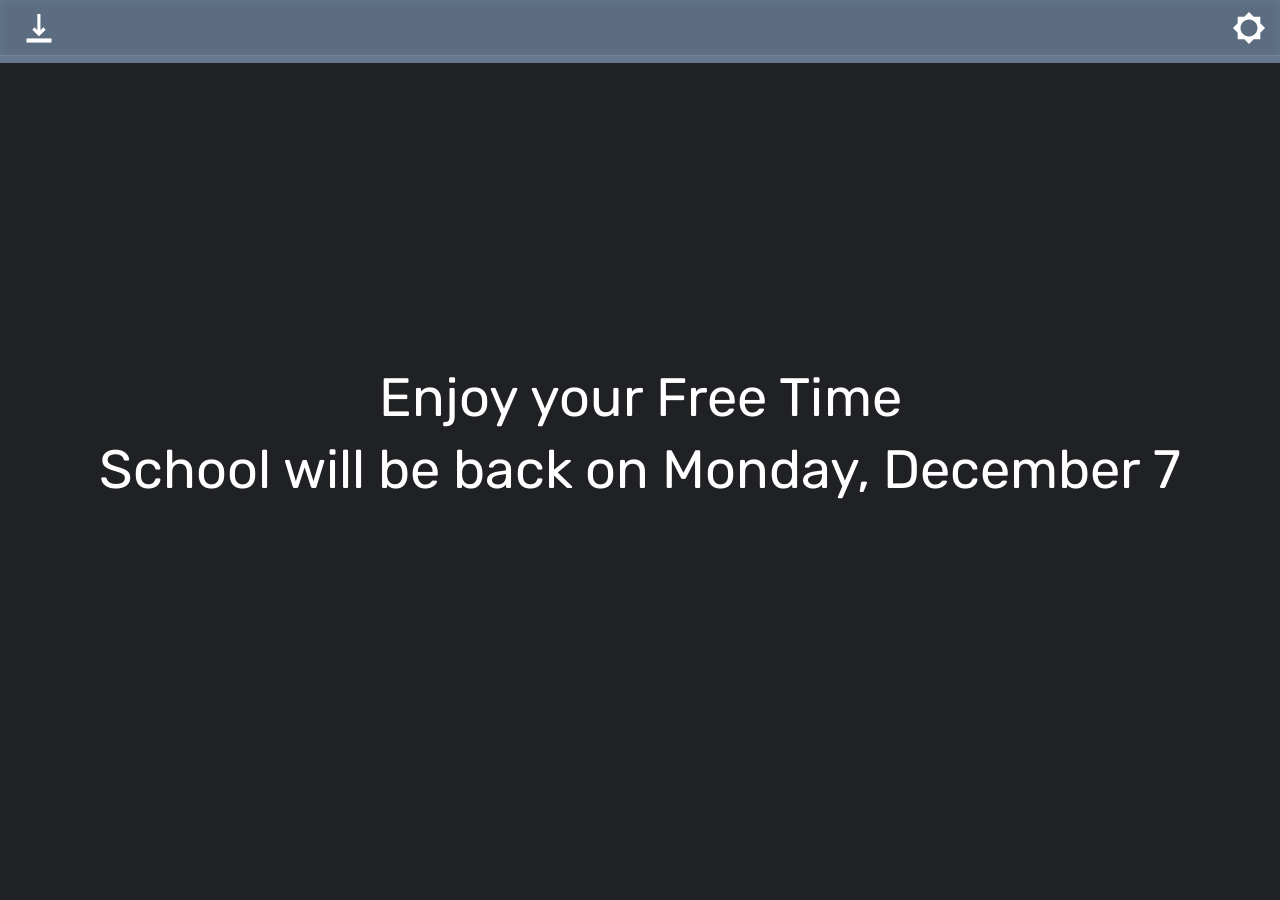
<file: index.html>
<html lang="en">
    <head>
    <meta charset="UTF-8">
    <title id="title">Work pls</title>
    <link rel="icon" href="icons/icon.svg">
    <link href="Scripts/fonts.css" rel="stylesheet" type="text/css">
    <link href="Scripts/theme.css" rel="stylesheet" type="text/css">
    <link href="Scripts/style.css?v=20260924" rel="stylesheet" type="text/css">
    <link id="customFont" href="https://fonts.googleapis.com/css?family=Roboto" rel="stylesheet">
    <style id="customFontCSS"></style>
    <style id="imported-fonts"></style>
<body class="dark" style="transition-duration: 350ms;">
    <div id="count-down" style="display: none;">
        <p id="count-text">0:00:00 until the year is over</p>
    </div>
    <div id="settingsMenu">
        <details open>
            <summary class="setText">Schedule</summary>
            <div tabindex="-1" class="settingsContainer">
                <select tabindex="-1" class="settings" id="database-source">
                    <option value="local">Local</option>
                    <option value="global">Global</option>
                </select> <label class="setText">Schedule Data Source</label>
            </div>
            <div class="settingsContainer" tabindex="-1">
                <select id="schedule-selection" class="settings"><option value="">None</option></select>
                <label class="setText">Campus / Grade</label>
            </div>
            <div class="settingsContainer" tabindex="-1">
                <select id="schedule-week-selector" class="settings">
                    <option value="auto">This Week</option>
                </select>
                <label class="setText">Schedule Week</label>
            </div>
            <div class="settingsContainer" tabindex="-1">
                <select id="myDropdown"><option value="">None</option><option value="custom">Custom</option></select><label class="setText">Count Down to Date</label>
            </div>
            <div class="settingsContainer custom-countdown-setting" tabindex="-1">
                <input class="settings" id="custom-countdown-date" type="datetime-local">
                <label class="setText" for="custom-countdown-date">Custom Countdown Date</label>
            </div>
            <div class="settingsContainer custom-countdown-setting" tabindex="-1">
                <input class="settings" id="custom-countdown-label" type="text" placeholder="Countdown Name">
                <label class="setText" for="custom-countdown-label">Custom Countdown Name</label>
            </div>
            <div class="settingsContainer custom-countdown-setting" tabindex="-1">
                <button type="button" id="save-custom-countdown">Save Custom Countdown</button>
                <button type="button" id="clear-custom-countdown">Clear Custom Countdown</button>
            </div>
            <div class="settingsContainer" tabindex="-1">
                <select id="special-day-mode"><option value="">None</option><option value="custom">Custom Special Day</option></select><label class="setText">Add Special Day</label>
            </div>
            <div class="settingsContainer custom-special-day-setting" tabindex="-1">
                <input class="settings" id="custom-special-day-date" type="date">
                <label class="setText" for="custom-special-day-date">Custom Special Day Date</label>
            </div>
            <div class="settingsContainer custom-special-day-setting" tabindex="-1">
                <input class="settings" id="custom-special-day-name" type="text" placeholder="Special Day Name">
                <label class="setText" for="custom-special-day-name">Custom Special Day Name</label>
            </div>
            <div class="settingsContainer custom-special-day-setting" tabindex="-1">
                <button type="button" id="save-custom-special-day">Save Custom Special Day</button>
                <button type="button" id="clear-custom-special-day">Clear Custom Special Day</button>
            </div>
        </details>
        <details open>
            <summary class="setText">Appearance</summary>
            <div class="settingsContainer">
                <input class="settings" tabindex="-1"id="navbarColor" type="color" value="#5c6d81" onfocus="autoUpdNavbar(this)"/> <label class="setText">Navbar Color</label>
            </div>
            <div class="settingsContainer">
                <input class="settings" id="textism" tabindex="-1"type="color" value="#ffffff" onfocus="autoUpdText(this)"/> <label class="setText">Text Color</label>
            </div>
            <div class="settingsContainer">
                <input class="settings" id="countdown-color" tabindex="-1" type="color" value="#ffffff"/> <label class="setText">Countdown Text Color</label>
            </div>
            <div class="settingsContainer">
                <input class="settings" id="countdown-background-color" tabindex="-1" type="color" value="#0086ba"/> <label class="setText">Countdown Background Color</label>
            </div>
            <div class="settingsContainer">
                <input class="settings" tabindex="-1" id="iconcolor" type="color" value="#ffffff" onfocus="autoUpdIconColor(this)"/> <label class="setText">Icon Color</label>
            </div>
            <div class="settingsContainer">
                <input class="settings" tabindex="-1" id="bg" type="color" value="#202124" onfocus="autoUpd(this)"/> <label class="setText">Background Color</label>
            </div>
            <div class="settingsContainer" tabindex="-1">
                <select class="settings" tabindex="-1" id="fonts" onchange="changeFont(this)">
                <option class="optionSettings Default"><p>Default</p></option>
                <option class="optionSettings Hylian"><p>Hylian</p></option>
                <option class="optionSettings Apple"><p>Apple</p></option>
                <option class="optionSettings Mason"><p>Mason</p></option>
                <option class="optionSettings Kirby"><p>Kirby</p></option>
                <option class="optionSettings GameboySmall"><p>Gameboy</p></option>
                <option class="optionSettings LOTR" style="font-size: unset !important;"><p>LOTR</p></option>
                <option class="optionSettings Minecraft"><p>Minecraft</p></option>
                <option style="font-family: 'Unknown';" class="optionSettings"><p>Unknown</p></option>
                <option class="optionSettings" style="font-family: 'Enchanting';"><p>Enchanting</p></option>
                <option class="optionSettings Demon"><p>Demon</p></option>
                <option class="optionSettings CookieMonster"><p>CookieMonster</p></option>
                <option class="optionSettings OnePiece"><p>OnePiece</p></option>
                <option class="optionSettings BlackOps"><p>BlackOps</p></option>
                <option class="optionSettings Sankofa"><p>Sankofa</p></option>
                <option class="optionSettings Knight"><p>Knight</p></option>
                <option class="optionSettings Google"><p>Google</p></option>
                <option class="optionSettings SilkScreen"><p>SilkScreen</p></option>
                <option class="optionSettings Micro5"><p>Micro5</p></option>
                <option class="optionSettings Monoton"><p>Monoton</p></option>
                <option class="optionSettings Circular"><p>Circular</p></option>
                <option class="optionSettings Wingding"><p>Wingding</p></option>
                <option class="optionSettings Navy"><p>Navy</p></option>
                <option class="optionSettings Knee"><p>Knee</p></option>
            </select>  <label class="setText">Font Style</label>
        </div>
            <div class="settingsContainer" tabindex="-1">
                <select class="settings" tabindex="-1" id="fx" onchange="changeFX(this)">
                    <option class="optionSettings Mason">None</option>
                    <option class="optionSettings Mason">Daniella</option>
                    <option class="optionSettings Mason">Christmas</option>
                </select>  <label class="setText">Custom FX</label>
            </div>
            <div tabindex="-1" class="settingsContainer">
                <select tabindex="-1"  class="settings" id="presets" onchange="changePreset(this)">
                <option class="optionSettings Mason">None</option>
                <option class="optionSettings Mason">Christmas</option> 
                <option class="optionSettings Mason">Thanksgiving</option>
                <option class="optionSettings Mason">Daniella</option> 
                <option class="optionSettings Mason">Cranberry</option> 
                <option class="optionSettings Mason">EthanRe</option> 
                <option class="optionSettings Mason">Coolest</option> 
                <option class="optionSettings Mason">Christopher</option> 
                <option class="optionSettings Mason">Isaiah</option> 
                <option class="optionSettings Mason">EnchantingTable</option> 
                <option class="optionSettings Mason">Jack</option> 
                <option class="optionSettings Mason">WRX-STI</option>
                <option class="optionSettings Mason">Moto</option> 
                <option class="optionSettings Mason">Mason</option> 
                <option class="optionSettings Mason">Borton</option> 
                <option class="optionSettings Mason">The G.O.A.T</option> 
                <option class="optionSettings Mason">Goat Edit</option> 
                <option class="optionSettings Mason">Massive</option> 
                <option class="optionSettings Mason">Skibidi</option> 
                <option class="optionSettings Mason">ThickOfIt</option> 
                <option class="optionSettings Mason">KneeSurgery</option> 
                <option class="optionSettings Mason">Cyrus</option> 
                <option class="optionSettings Mason">Navy</option>
                <option class="optionSettings Mason">JordanN</option> 
                <option class="optionSettings Mason">Subnautica</option> 
                <option class="optionSettings Mason">Kenzie</option> 
                <option class="optionSettings Mason">Paige</option> 
                <option class="optionSettings Mason">Peanuts</option> 
                <option class="optionSettings Mason">RX-7</option> 
                <option class="optionSettings Mason">Bill</option> 
                <option class="optionSettings Mason">Tales</option> 
                
                </select>
                <label class="setText">Presets</label>
            </div>

            <div tabindex="-1" class="settingsContainer">
                <select id="timeControls" class="settings" title="Changes which time renderer the site should use, defaults to 'Classic' Milliseconds will return after spirit week" onchange="changeTimeControl(this)">
                <option value="Classic" title="Displays regular times, very consistant">Classic</option>
                <option value="Milliseconds" title="Displays milliseconds, can be volitile">Milliseconds</option>
                </select> <label class="setText">Time Controller</label>
            </div>
            <div tabindex="-1" class="settingsContainer">
                <button tabindex="-1" onclick="downloadCST()">Download CST</button>
            </div>
            <div tabindex="-1" class="settingsContainer">
                <button tabindex="-1" onclick="clearBGImg()">Clear Image</button>
            </div>
            <div tabindex="-1" class="settingsContainer">
                <button tabindex="-1" onclick="clearFonts()">Clear Saved Fonts</button>
            </div>
            <div tabindex="-1" class="settingsContainer">
                <input tabindex="-1" type="checkbox" id="span" value="false"><label class="setText">Use Spanish</label>
            </div>
            <div tabindex="-1" class="settingsContainer">
                <input tabindex="-1" id="navbar-opacity" type="range" min="0" step=".01" max="1" value="1" onfocus="updateNbOp(this)" onblur="cancelUpdateNbOp()" onchange="saveNavbarOpacity(this)"><label class="setText">Navbar Opacity</label>
            </div>
            <div tabindex="-1" class="settingsContainer">
                <button tabindex="-1" type="button" onclick="resetSettings()">Reset Settings</button>
            </div>
        </details>
        <details open>
            <summary class="setText">Background Image</summary>
            <div class="settingsContainer">
                <div class="file-input-control">
                    <input class="settings" tabindex="-1" id="bg-img" type="file" accept="image/*" onchange="updateBGImage(this)"/>
                    <label class="file-input-button" for="bg-img">Choose File</label>
                    <button type="button" class="clear-file-button" data-clear-file="bg-img" aria-label="Clear selected background image" title="Clear selected background image" hidden>X</button>
                    <span class="file-input-name" data-empty-file-text="No ALT Background Image Selected">No ALT Background Image Selected</span>
                    <span id="bg-image-status" class="file-upload-status" role="status" aria-live="polite" hidden></span>
                </div>
            </div>
            <div tabindex="-1" class="settingsContainer" title="Change how the background image fits the page">
                <select tabindex="-1" id="sizing" class="settings" onchange="changeSizingStyle(this)">
                    <option class="Mason" title="Fill the entire screen no matter if the image actually fits">Cover</option>
                    <option class="Mason" title="Fit the image so it doesn't go too far in any direction">Contain</option>
                    <option class="Mason" title="Set a custom Image Size">Custom</option>
                </select> <label class="setText">  Background Image Sizing</label>
            </div>
            <div tabindex="-1" class="settingsContainer" title="Change the size" id="custom-position">
                <input type="range" min="1" max="100" step="1" id="value-x" onchange="changeCustomSize(this)"> <label>Custom Width</label> <br>
            </div>
            <div tabindex="-1" class="settingsContainer" title="Change how the background image repeats">
                <select tabindex="-1" id="repeating" class="settings" onchange="changeRepeatStyle(this)">
                    <option class="Mason" value="no-repeat" title="Don't repeat the image">No-Repeat</option>
                    <option class="Mason" value="repeat-x" title="Repeat the image across the width">Repeat-X</option>
                    <option class="Mason" value="repeat-y" title="Repeat the image across the height">Repeat-Y</option>
                    <option class="Mason" value="repeat" title="Repeat the image across both directions">Repeat</option>
                </select> <label class="setText">Background Image Repeating</label>
            </div>
        </details>
        <details open>
            <summary class="setText">Schedule Data</summary>
            <div class="settingsContainer" tabindex="-1">
                <select id="custom-schedule-sheet" class="settings">
                    <option value="mainSchedule">Main Schedule</option>
                    <option value="countdown">Countdown</option>
                    <option value="specialScheduleDays">Special Days</option>
                    <option value="periodText">Period Text</option>
                    <option value="settingTranslations">Spanish Translations</option>
                </select>
                <label class="setText">CSV type to download</label>
            </div>
            <div class="settingsContainer" tabindex="-1">
                <button type="button" id="download-schedule-csv">Download CSV Data</button>
            </div>
            <div class="settingsContainer" tabindex="-1">
                <a class="tutorial-button" href="CSV_Upload_Tutorial.html" target="_blank" rel="noopener">Open CSV Tutorial</a>
            </div>
            <div class="settingsContainer" tabindex="-1">
                <div class="file-input-control">
                    <input id="custom-schedule-file" type="file" accept=".csv,text/csv" class="settings" multiple>
                    <label class="file-input-button" for="custom-schedule-file">Choose CSV Files</label>
                    <button type="button" class="clear-file-button" data-clear-file="custom-schedule-file" aria-label="Clear selected schedule file" title="Clear selected schedule file" hidden>X</button>
                    <span class="file-input-name" data-empty-file-text="No Schedule CSV Selected">No Schedule CSV Selected</span>
                    <span id="schedule-upload-status" class="file-upload-status" role="status" aria-live="polite" hidden></span>
                </div>
            </div>
        </details>
        </div>
    </div>
    <div class="navbar" id="navbarspace"></div>
        <div class="navbar" id="navbar">
            <div class="icon" id="import-box">
                <img id="import" class="s-icon" onclick="importFont()" src="icons/import.svg">
            </div>
        <svg class="icon darkmode" id="allsun" xmlns="http://www.w3.org/2000/svg" viewBox="0 0 24 24">
            <path d="M0 0h24v24H0z" fill="none"></path>
            <path id="sunrays" d="M20 15.31L23.31 12 20 8.69V4h-4.69L12 .69 8.69 4H4v4.69L.69 12 4 15.31V20h4.69L12 23.31 15.31 20H20v-4.69zM12 18c-3.31 0-6-2.69-6-6s2.69-6 6-6 6 2.69 6 6-2.69 6-6 6z" style="transition-duration: 350ms;"></path>
        </svg>
    </div>
    <div id="sub-console"></div>
    <div id="content">
        <video id="video" loop preload="none">
            <source id="source" src="Videos/charlie brown.mp4">
        </video>
        <div id="schedule">
            <div id="prompt" data-before="You have" data-after="Until 1st period starts" onclick="">5</div>
        </div>
        <div class="material-symbols-rounded" id="fullscreen">fullscreen</div>
        <div id="iframes"></div>
        <div id="text-input"></div>
        <div class="container"></div>
        <div id="input" contenteditable="true"></div>
    </div>
    <footer>
        <a href="">Nothing</a>
        <a href="" versetoblooket="">Works</a>
        <a href="">Down</a>
        <a href="">Here</a>
        <a href="">Quote Book</a>
        <span>2022 Henry Getz</span>
    </footer>
        <script src="Scripts/googleSheets.js"></script>
    <script src="Scripts/testClock.js"></script>
    <script src="Scripts/mainSchedule.js?v=20260925-uploadtypes10"></script>
    <script src="Scripts/hscript.js"></script>
    <script src="Scripts/CountDown.js" defer></script>
    <script defer src="Scripts/script.js?v=20260924"></script>
    <script src="Scripts/font-import.js"></script>
    <script src="Scripts/files.js"></script>
    <script src="Scripts/cstParser.js"></script>
    <script src="Scripts/timeControls.js" defer></script>
    <script src="Scripts/countdownDropdown.js"></script>
    <script src="Scripts/nextClass.js"></script>
</body></html>
</file>
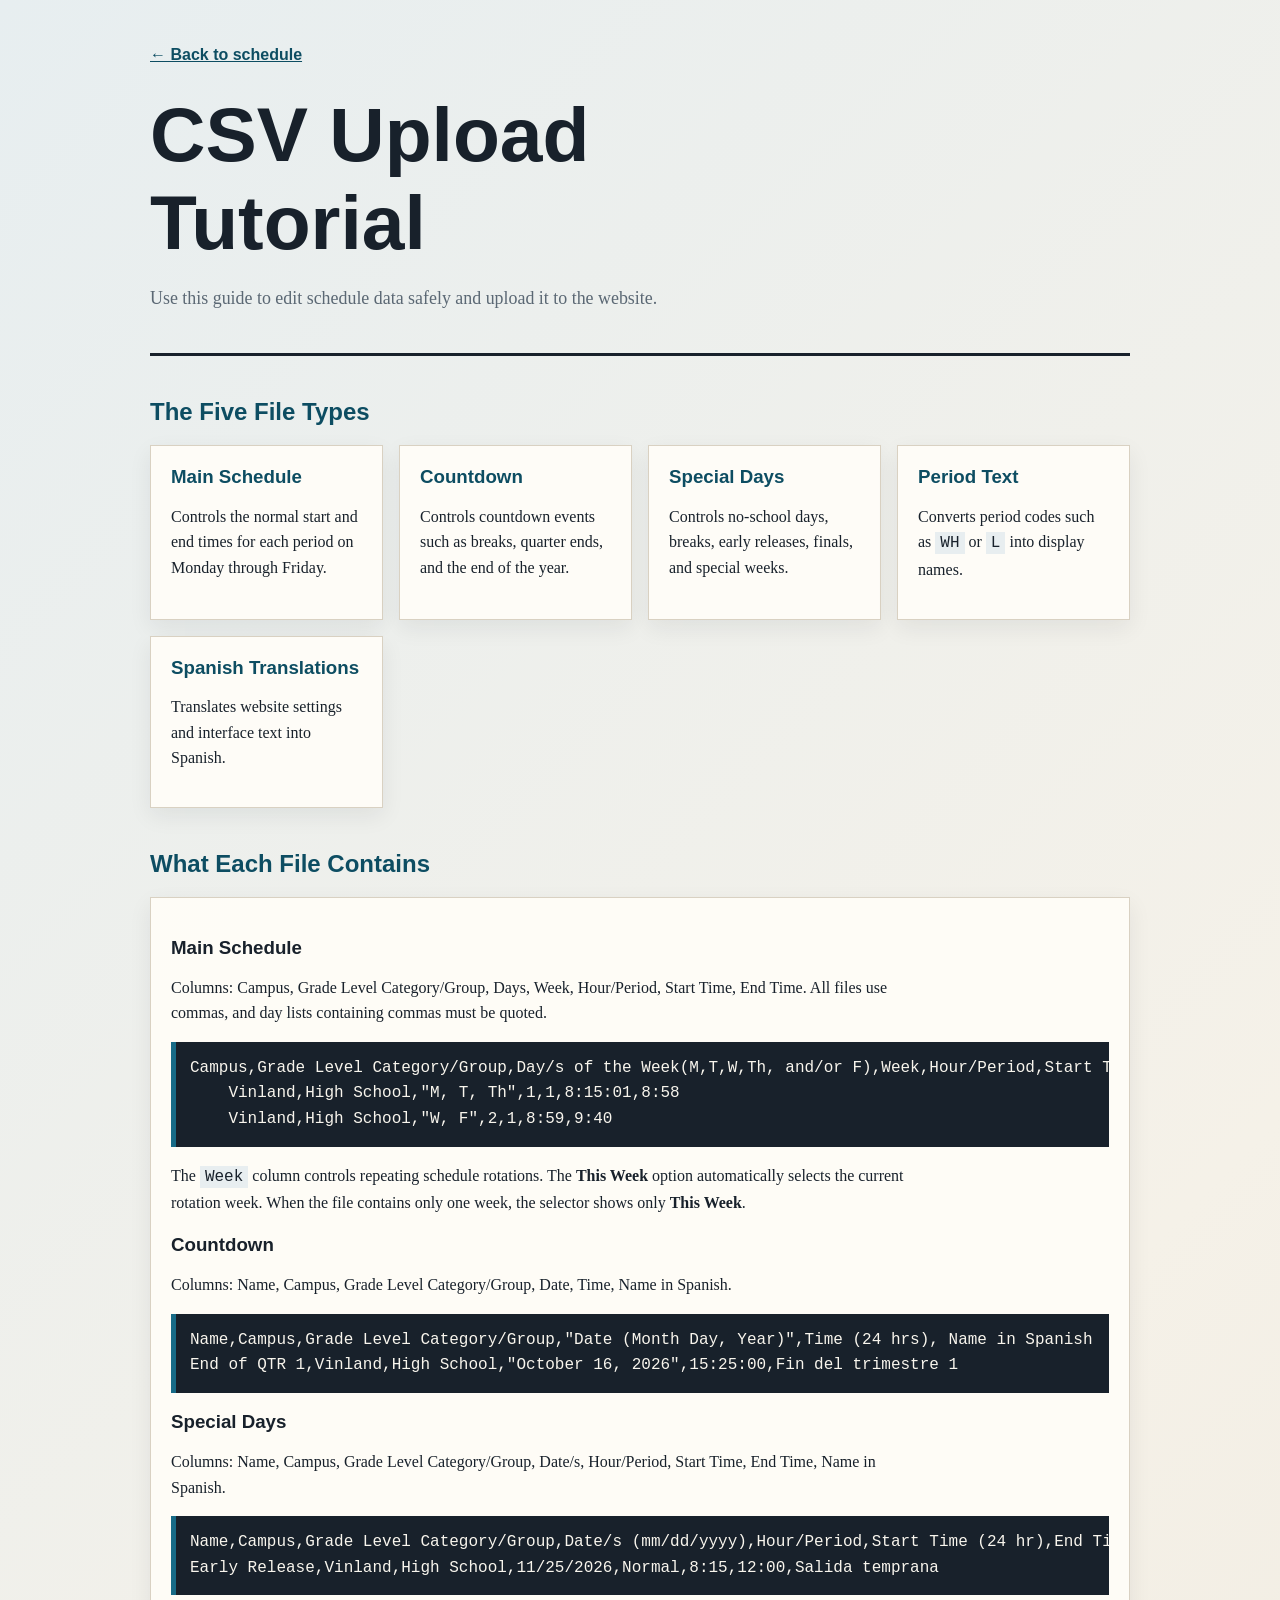
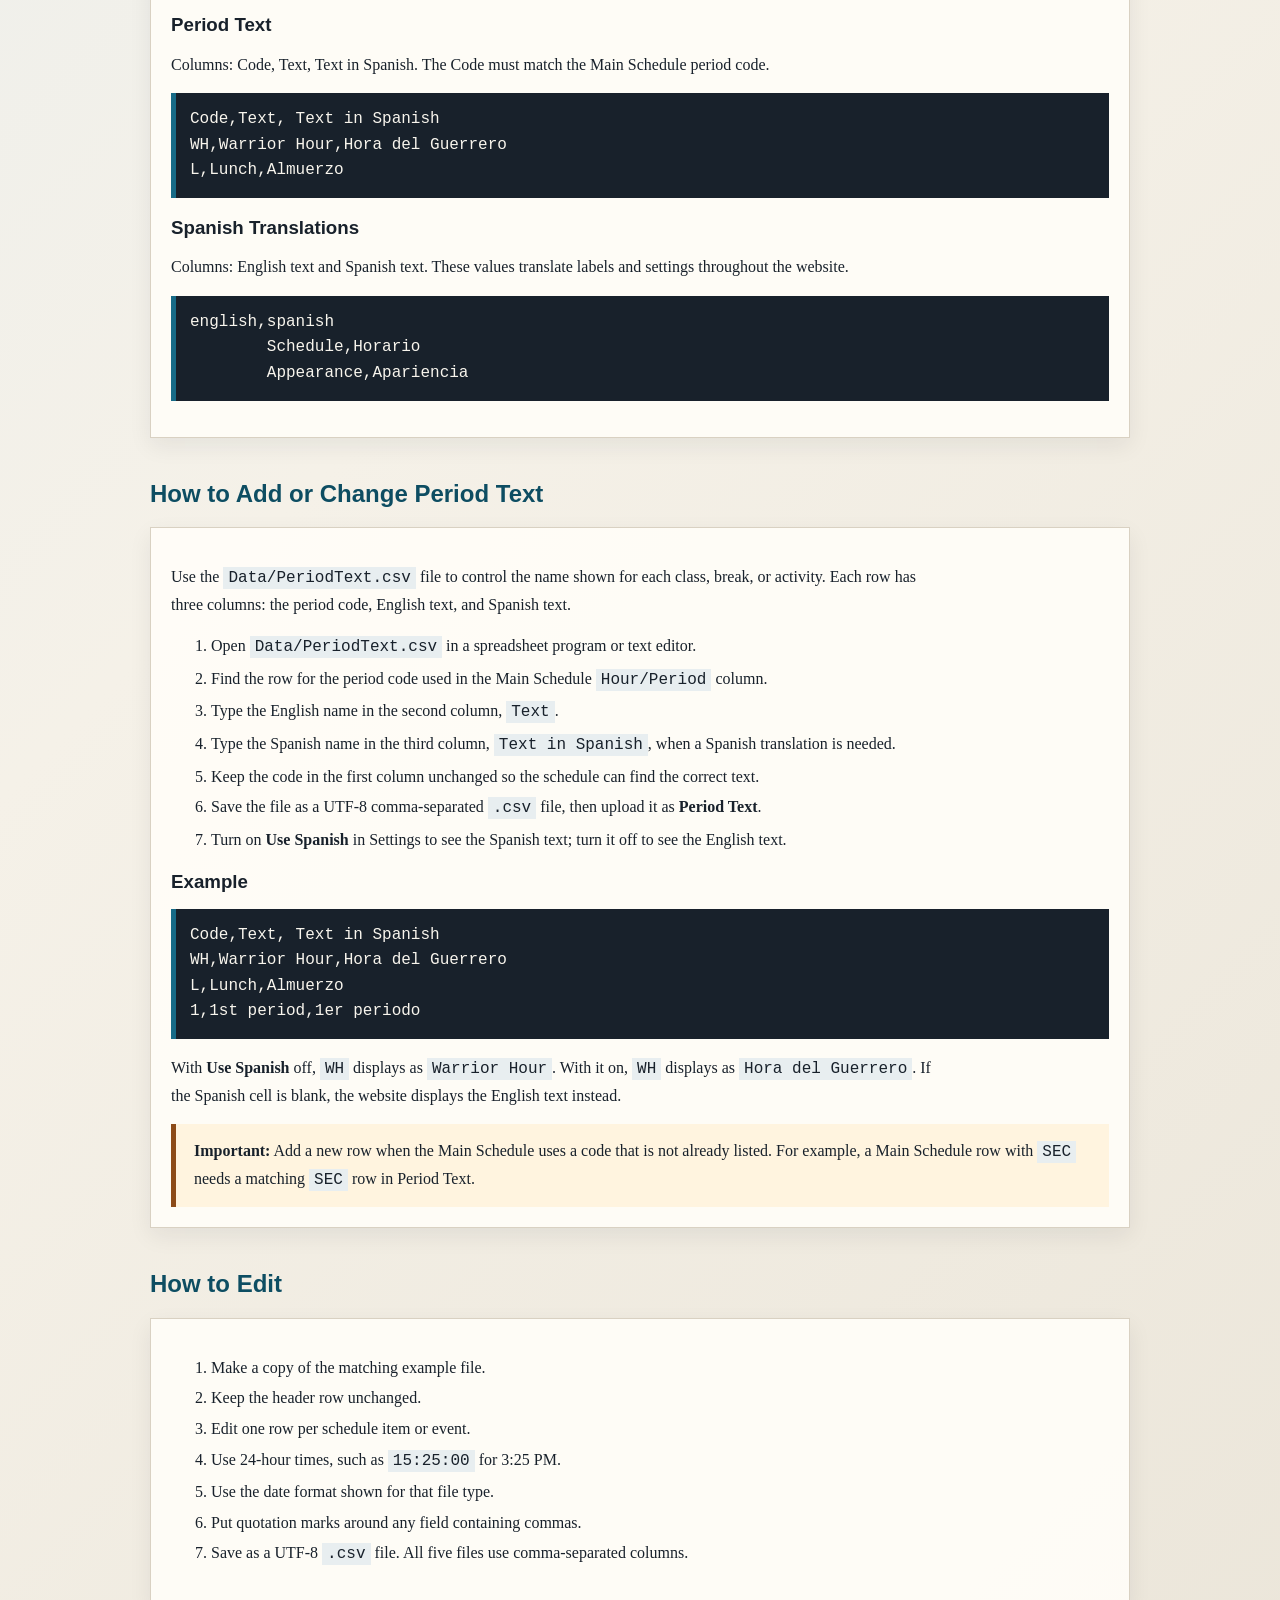
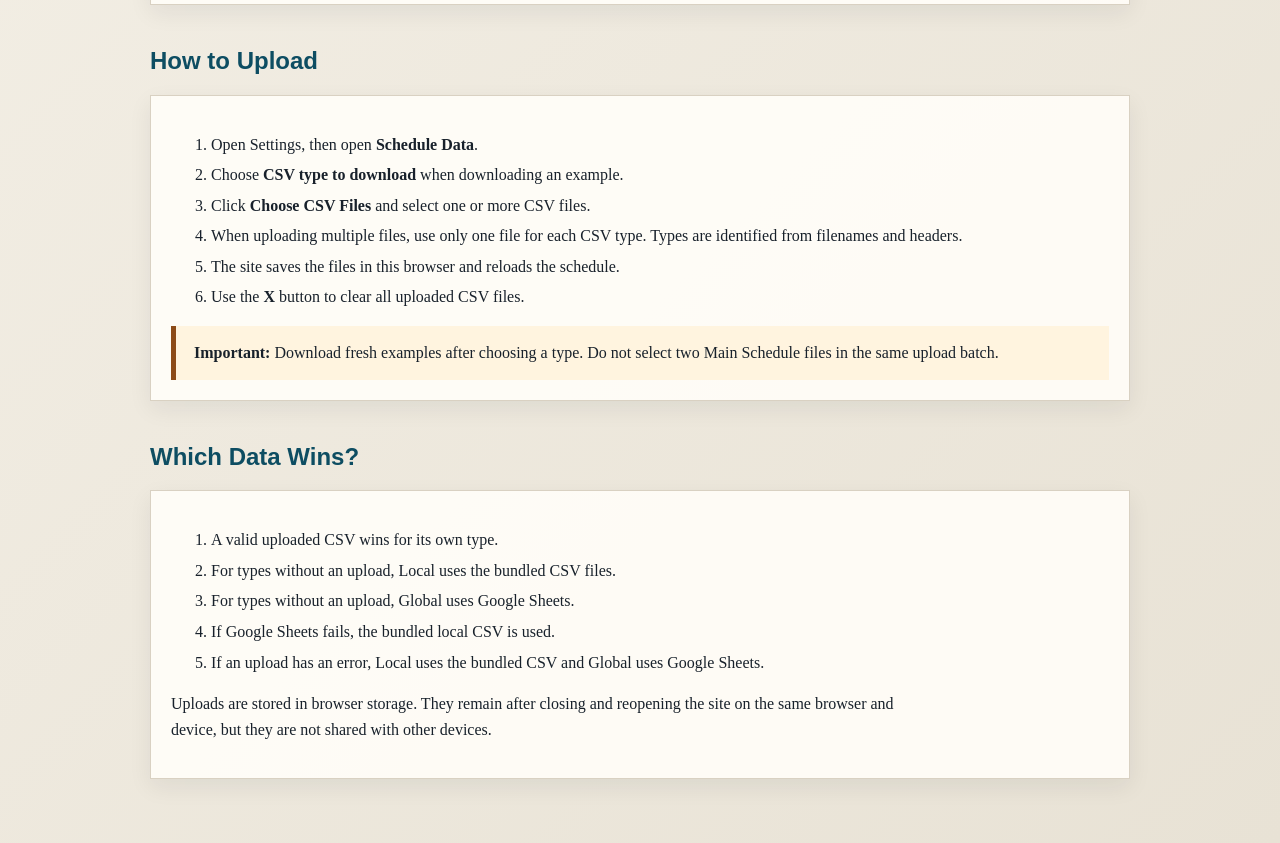
<file: CSV_Upload_Tutorial.html>
<!doctype html>
<html lang="en">
<head>
    <meta charset="UTF-8">
    <meta name="viewport" content="width=device-width, initial-scale=1">
    <title>CSV Upload Tutorial</title>
    <style>
        :root {
            --ink: #18212b;
            --muted: #5b6874;
            --paper: #f5f1e8;
            --panel: #fffdf8;
            --line: #d9d1c2;
            --accent: #176b87;
            --accent-dark: #0d4d62;
            --warning: #8c4b18;
        }
        * { box-sizing: border-box; }
        body {
            margin: 0;
            color: var(--ink);
            background: linear-gradient(135deg, #e7eef0, var(--paper) 45%, #e8e2d5);
            font: 16px/1.6 Georgia, "Times New Roman", serif;
        }
        main { width: min(980px, calc(100% - 32px)); margin: 0 auto; padding: 42px 0 64px; }
        header { border-bottom: 3px solid var(--ink); margin-bottom: 28px; padding-bottom: 22px; }
        h1, h2, h3 { line-height: 1.15; font-family: "Trebuchet MS", Verdana, sans-serif; }
        h1 { max-width: 720px; margin: 0 0 10px; font-size: clamp(2.2rem, 6vw, 4.8rem); letter-spacing: 0; }
        h2 { margin-top: 42px; color: var(--accent-dark); }
        h3 { margin-bottom: 6px; }
        p { max-width: 760px; }
        .lead { color: var(--muted); font-size: 1.12rem; }
        .grid { display: grid; grid-template-columns: repeat(auto-fit, minmax(220px, 1fr)); gap: 16px; }
        section, .card { background: color-mix(in srgb, var(--panel) 92%, transparent); border: 1px solid var(--line); padding: 20px; box-shadow: 0 8px 22px rgba(24, 33, 43, .07); }
        .card h3 { margin-top: 0; color: var(--accent-dark); }
        code, pre { font-family: Consolas, "Courier New", monospace; }
        code { background: #e8eef0; padding: 2px 5px; }
        pre { overflow-x: auto; padding: 14px; background: #18212b; color: #f8f5ed; border-left: 5px solid var(--accent); }
        li { margin: 5px 0; }
        .notice { border-left: 5px solid var(--warning); background: #fff4df; padding: 14px 18px; }
        .back { display: inline-block; margin-bottom: 22px; color: var(--accent-dark); font-family: "Trebuchet MS", Verdana, sans-serif; font-weight: bold; }
        @media (max-width: 600px) {
            body { font-size: 16px; line-height: 1.55; }
            main { width: min(100% - 24px, 980px); padding: 20px 0 42px; }
            header { margin-bottom: 24px; padding-bottom: 18px; }
            h1 { font-size: clamp(2.25rem, 12vw, 3.25rem); }
            h2 { margin: 32px 0 14px; font-size: 1.55rem; }
            h3 { font-size: 1.1rem; }
            .lead { margin-bottom: 0; font-size: 1.05rem; }
            .grid { gap: 12px; }
            section, .card { padding: 16px; box-shadow: 0 5px 14px rgba(24, 33, 43, .06); }
            section > :first-child { margin-top: 0; }
            section > :last-child { margin-bottom: 0; }
            pre {
                margin: 12px -2px 22px;
                padding: 12px;
                border-left-width: 4px;
                border-radius: 4px;
                font-size: 0.75rem;
                line-height: 1.45;
                -webkit-overflow-scrolling: touch;
            }
            ol { padding-left: 1.35rem; }
            li { margin: 8px 0; }
            .notice { margin-top: 18px; padding: 12px 14px; }
            .back { margin-bottom: 18px; }
        }
    </style>
</head>
<body>
<main>
    <a class="back" href="index.html">&#8592; Back to schedule</a>
    <header>
        <h1>CSV Upload Tutorial</h1>
        <p class="lead">Use this guide to edit schedule data safely and upload it to the website.</p>
    </header>

    <h2>The Five File Types</h2>
    <div class="grid">
        <article class="card"><h3>Main Schedule</h3><p>Controls the normal start and end times for each period on Monday through Friday.</p></article>
        <article class="card"><h3>Countdown</h3><p>Controls countdown events such as breaks, quarter ends, and the end of the year.</p></article>
        <article class="card"><h3>Special Days</h3><p>Controls no-school days, breaks, early releases, finals, and special weeks.</p></article>
        <article class="card"><h3>Period Text</h3><p>Converts period codes such as <code>WH</code> or <code>L</code> into display names.</p></article>
        <article class="card"><h3>Spanish Translations</h3><p>Translates website settings and interface text into Spanish.</p></article>
    </div>

    <h2>What Each File Contains</h2>
    <section>
        <h3>Main Schedule</h3>
        <p>Columns: Campus, Grade Level Category/Group, Days, Week, Hour/Period, Start Time, End Time. All files use commas, and day lists containing commas must be quoted.</p>
        <pre>Campus,Grade Level Category/Group,Day/s of the Week(M,T,W,Th, and/or F),Week,Hour/Period,Start Time (24 hr),End Time (24 hr)
    Vinland,High School,"M, T, Th",1,1,8:15:01,8:58
    Vinland,High School,"W, F",2,1,8:59,9:40</pre>
        <p>The <code>Week</code> column controls repeating schedule rotations. The <strong>This Week</strong> option automatically selects the current rotation week. When the file contains only one week, the selector shows only <strong>This Week</strong>.</p>

        <h3>Countdown</h3>
        <p>Columns: Name, Campus, Grade Level Category/Group, Date, Time, Name in Spanish.</p>
        <pre>Name,Campus,Grade Level Category/Group,"Date (Month Day, Year)",Time (24 hrs), Name in Spanish
End of QTR 1,Vinland,High School,"October 16, 2026",15:25:00,Fin del trimestre 1</pre>

        <h3>Special Days</h3>
        <p>Columns: Name, Campus, Grade Level Category/Group, Date/s, Hour/Period, Start Time, End Time, Name in Spanish.</p>
        <pre>Name,Campus,Grade Level Category/Group,Date/s (mm/dd/yyyy),Hour/Period,Start Time (24 hr),End Time (24 hr), Name in Spanish
Early Release,Vinland,High School,11/25/2026,Normal,8:15,12:00,Salida temprana</pre>

        <h3>Period Text</h3>
        <p>Columns: Code, Text, Text in Spanish. The Code must match the Main Schedule period code.</p>
        <pre>Code,Text, Text in Spanish
WH,Warrior Hour,Hora del Guerrero
L,Lunch,Almuerzo</pre>
            <h3>Spanish Translations</h3>
            <p>Columns: English text and Spanish text. These values translate labels and settings throughout the website.</p>
            <pre>english,spanish
        Schedule,Horario
        Appearance,Apariencia</pre>
    </section>

    <h2>How to Add or Change Period Text</h2>
    <section>
        <p>Use the <code>Data/PeriodText.csv</code> file to control the name shown for each class, break, or activity. Each row has three columns: the period code, English text, and Spanish text.</p>
        <ol>
            <li>Open <code>Data/PeriodText.csv</code> in a spreadsheet program or text editor.</li>
            <li>Find the row for the period code used in the Main Schedule <code>Hour/Period</code> column.</li>
            <li>Type the English name in the second column, <code>Text</code>.</li>
            <li>Type the Spanish name in the third column, <code>Text in Spanish</code>, when a Spanish translation is needed.</li>
            <li>Keep the code in the first column unchanged so the schedule can find the correct text.</li>
            <li>Save the file as a UTF-8 comma-separated <code>.csv</code> file, then upload it as <strong>Period Text</strong>.</li>
            <li>Turn on <strong>Use Spanish</strong> in Settings to see the Spanish text; turn it off to see the English text.</li>
        </ol>
        <h3>Example</h3>
        <pre>Code,Text, Text in Spanish
WH,Warrior Hour,Hora del Guerrero
L,Lunch,Almuerzo
1,1st period,1er periodo</pre>
        <p>With <strong>Use Spanish</strong> off, <code>WH</code> displays as <code>Warrior Hour</code>. With it on, <code>WH</code> displays as <code>Hora del Guerrero</code>. If the Spanish cell is blank, the website displays the English text instead.</p>
        <div class="notice"><strong>Important:</strong> Add a new row when the Main Schedule uses a code that is not already listed. For example, a Main Schedule row with <code>SEC</code> needs a matching <code>SEC</code> row in Period Text.</div>
    </section>

    <h2>How to Edit</h2>
    <section>
        <ol>
            <li>Make a copy of the matching example file.</li>
            <li>Keep the header row unchanged.</li>
            <li>Edit one row per schedule item or event.</li>
            <li>Use 24-hour times, such as <code>15:25:00</code> for 3:25 PM.</li>
            <li>Use the date format shown for that file type.</li>
            <li>Put quotation marks around any field containing commas.</li>
            <li>Save as a UTF-8 <code>.csv</code> file. All five files use comma-separated columns.</li>
        </ol>
    </section>

    <h2>How to Upload</h2>
    <section>
        <ol>
            <li>Open Settings, then open <strong>Schedule Data</strong>.</li>
            <li>Choose <strong>CSV type to download</strong> when downloading an example.</li>
            <li>Click <strong>Choose CSV Files</strong> and select one or more CSV files.</li>
            <li>When uploading multiple files, use only one file for each CSV type. Types are identified from filenames and headers.</li>
            <li>The site saves the files in this browser and reloads the schedule.</li>
            <li>Use the <strong>X</strong> button to clear all uploaded CSV files.</li>
        </ol>
        <div class="notice"><strong>Important:</strong> Download fresh examples after choosing a type. Do not select two Main Schedule files in the same upload batch.</div>
    </section>

    <h2>Which Data Wins?</h2>
    <section>
        <ol>
            <li>A valid uploaded CSV wins for its own type.</li>
            <li>For types without an upload, Local uses the bundled CSV files.</li>
            <li>For types without an upload, Global uses Google Sheets.</li>
            <li>If Google Sheets fails, the bundled local CSV is used.</li>
            <li>If an upload has an error, Local uses the bundled CSV and Global uses Google Sheets.</li>
        </ol>
        <p>Uploads are stored in browser storage. They remain after closing and reopening the site on the same browser and device, but they are not shared with other devices.</p>
    </section>
</main>
</body>
</html>
</file>
<file: Scripts/fonts.css>
@font-face {
    font-family: "Rubik";
    src: url('../fonts/Rubik-Italic-VariableFont_wght.ttf') format('truetype');
    font-style: italic;
}

@font-face {
    font-family: "Rubik";
    src: url('../fonts/Rubik-VariableFont_wght.ttf') format('truetype');
    font-weight: normal;
}
/*
@font-face {
    font-family: "Lobster";
    src: url('../static/fonts/Lobster-Regular.ttf') format('truetype');
}

@font-face {
    font-family: "Amatic";
    src: url('../static/fonts/AmaticSC-Regular.ttf') format('truetype');
    font-weight: normal;
}

@font-face {
    font-family: "Amatic";
    src: url('../static/fonts/AmaticSC-Bold.ttf') format('truetype');
    font-weight: bold;
}

@font-face {
    font-family: "Abril Fatface";
    src: url('../static/fonts/AbrilFatface-Regular.ttf') format('truetype');
}
*/
@font-face {
    font-family: "Bebas Neue";
    src: url('../fonts/BebasNeue-Regular.ttf') format('truetype');
}
@font-face {
    font-family: "Default";
    src: url('../fonts/BebasNeue-Regular.ttf') format('truetype');
}
@font-face {
    font-family: "Hylian";
    src: url('../fonts/ZeldaGlyphs-v2-Deco.ttf') format('truetype');
}
@font-face {
    font-family: "Mason";
    src: url('../fonts/IBMPlexMono-SemiBold.ttf')
}
@font-face {
    font-family: "Kirby";
    src: url('../fonts/kirby-classic.ttf')
}
@font-face {
    font-family: "Minecraft";
    src: url('../fonts/MinecraftRegular-Bmg3.otf')
}
@font-face {
    font-family: "Unknown";
    src: url('../fonts/Unown.ttf')
}
@font-face {
    font-family: "Enchanting";
    src: url('../fonts/minecraft-enchantment.ttf')
}
@font-face {
    font-family: "Gameboy";
    src: url('../fonts/PokemonGb-RAeo.ttf')
}
@font-face {
    font-family: "LOTR";
    src: url("../fonts/Aelfa-mlam.ttf")
}
@font-face {
    font-family: "Demon";
    src: url('../fonts/BloodCrow-GdXg.ttf');
}
@font-face {
    font-family: "OnePiece";
    src: url('../fonts/OnePiece-zAqL.ttf');
}
@font-face {
    font-family: "Apple";
    src: url("../fonts/apple.woff");
}
@font-face {
    font-family: "CookieMonster";
    src: url("../fonts/Blacktinbox-oGoA.ttf");
}

@font-face {
    font-family: "BlackOps";
    src: url("../fonts/BlackOps.ttf");
}
@font-face {
    font-family: "Sankofa";
    src: url("../fonts/SankofaDisplay-Regular.ttf");
}
@font-face {
    font-family: "Knight";
    src: url("../fonts/KnightFont.ttf");
}
@font-face {
    font-family: "Google";
    src: url("../fonts/GoogleFont.ttf");
}
@font-face {
    font-family: "SilkScreen";
    src: url("../fonts/Silkscreen-Regular.ttf");
}
@font-face {
    font-family: "Micro5";
    src: url("../fonts/Micro5-Regular.ttf");
}
@font-face {
    font-family: "Monoton";
    src: url("../fonts/Monoton.ttf");
}
@font-face {
    font-family: 'Circular';
    src: url("../fonts/FlowCircular-Regular.ttf");
}
@font-face {
    font-family: 'Wingding';
    src: url("../fonts/wingding.ttf");
}
@font-face {
    font-family: "Navy";
    src: url("../fonts/BabelStoneMaritime.ttf");
}
@font-face {
    font-family: 'Christmas';
    src: url('../fonts/MerryChristmasColorRegular-ELxn.ttf');
}
@font-face {
    font-family: 'Knee';
    src: url('../fonts/VinaSans-Regular.ttf');
}
@font-face {
    font-family: "Borton";
    src: url('../fonts/TimesNewRoman.ttf');
}
/*
@font-face {
    font-family: "Cabin Sketch";
    src: url('../static/fonts/CabinSketch-Bold.ttf') format('truetype');
    font-weight: bold;
}

@font-face {
    font-family: "Cabin Sketch";
    src: url('../static/fonts/CabinSketch-Regular.ttf') format('truetype');
    font-weight: normal;
}

@font-face {
    font-family: "Fredoka One";
    src: url('../static/fonts/FredokaOne-Regular.ttf') format('truetype');
}

@font-face {
    font-family: "Readex Pro";
    src: url('../static/fonts/ReadexPro-VariableFont_wght.ttf') format('truetype');
}

@font-face {
    font-family: "Alata";
    src: url('../static/fonts/Alata-Regular.ttf') format('truetype');
}

@font-face {
    font-family: "Bungeee Shade";
    src: url('../static/fonts/BungeeShade-Regular.ttf') format('truetype');
}

@font-face {
    font-family: "Pattaya";
    src: url('../static/fonts/Pattaya-Regular.ttf') format('truetype');
}

@font-face {
    font-family: "Itim";
    src: url('../static/fonts/Itim-Regular.ttf') format('truetype');
}

@font-face {
    font-family: "Kalam";
    src: url('../static/fonts/Kalam-Regular.ttf') format('truetype');
    font-weight: normal;
}

@font-face {
    font-family: "Kalam";
    src: url('../static/fonts/Kalam-Light.ttf') format('truetype');
    font-weight: lighter;
}

@font-face {
    font-family: "Kalam";
    src: url('../static/fonts/Kalam-Bold.ttf') format('truetype');
    font-weight: bold;
    font-style: normal;
}

@font-face {
    font-family: "Cinzel";
    src: url('../static/fonts/Cinzel-VariableFont_wght.ttf') format('truetype');
}

@font-face {
    font-family: "Graduate";
    src: url('../static/fonts/Graduate-Regular.ttf') format('truetype');
}

@font-face {
    font-family: "Fugaz One";
    src: url('../static/fonts/FugazOne-Regular.ttf') format('truetype');
}

@font-face {
    font-family: "Black Ops";
    src: url('../static/fonts/BlackOpsOne-Regular.ttf') format('truetype');
}

@font-face {
    font-family: "Lobster Two";
    src: url('../static/fonts/LobsterTwo-Regular.ttf') format('truetype');
    font-weight: normal;
    font-style: normal;
}

@font-face {
    font-family: "Lobster Two";
    src: url('../static/fonts/LobsterTwo-Italic.ttf') format('truetype');
    font-weight: normal;
    font-style: italic;
}

@font-face {
    font-family: "Lobster Two";
    src: url('../static/fonts/LobsterTwo-BoldItalic.ttf') format('truetype');
    font-weight: bold;
    font-style: italic;
}

@font-face {
    font-family: "Lobster Two";
    src: url('../static/fonts/LobsterTwo-Bold.ttf') format('truetype');
    font-weight: bold;
    font-style: normal;
}

@font-face {
    font-family: "Special Elite";
    src: url('../static/fonts/SpecialElite-Regular.ttf') format('truetype');
}

@font-face {
    font-family: "Pacifico";
    src: url('../static/fonts/Pacifico-Regular.ttf') format('truetype');
}

@font-face {
    font-family: "Bangers";
    src: url('../static/fonts/Bangers-Regular.ttf') format('truetype');
}

@font-face {
    font-family: "Luckiest Guy";
    src: url('../static/fonts/LuckiestGuy-Regular.ttf') format('truetype');
}

@font-face {
    font-family: "Copse";
    src: url('../static/fonts/Copse-Regular.ttf') format('truetype');
}
*/
</file>
<file: Scripts/theme.css>
@font-face {
    font-family: "Material Symbols Outlined";
    font-style: normal;
    font-weight: 100 700;
    font-display: block;
    src: url("../fonts/material-symbols-outlined.woff2") format("woff2");
  }
  
  .material-symbols-outlined {
    font-family: "Material Symbols Outlined";
    font-weight: normal;
    font-style: normal;
    font-size: 24px;
    line-height: 1;
    letter-spacing: normal;
    text-transform: none;
    display: inline-block;
    white-space: nowrap;
    word-wrap: normal;
    direction: ltr;
    -webkit-font-smoothing: antialiased;
    -moz-osx-font-smoothing: grayscale;
    text-rendering: optimizeLegibility;
    font-feature-settings: "liga";
  }
  
  @font-face {
    font-family: "Material Symbols Rounded";
    font-style: normal;
    font-weight: 100 700;
    font-display: block;
    src: url("../fonts/material-symbols-rounded.woff2") format("woff2");
  }
  .material-symbols-rounded {
    font-family: "Material Symbols Rounded";
    font-weight: normal;
    font-style: normal;
    font-size: 24px;
    line-height: 1;
    letter-spacing: normal;
    text-transform: none;
    display: inline-block;
    white-space: nowrap;
    word-wrap: normal;
    direction: ltr;
    -webkit-font-smoothing: antialiased;
    -moz-osx-font-smoothing: grayscale;
    text-rendering: optimizeLegibility;
    font-feature-settings: "liga";
  }
  
  @font-face {
    font-family: "Material Symbols Sharp";
    font-style: normal;
    font-weight: 100 700;
    font-display: block;
    src: url("../fonts/material-symbols-sharp.woff2") format("woff2");
  }
  .material-symbols-sharp {
    font-family: "Material Symbols Sharp";
    font-weight: normal;
    font-style: normal;
    font-size: 24px;
    line-height: 1;
    letter-spacing: normal;
    text-transform: none;
    display: inline-block;
    white-space: nowrap;
    word-wrap: normal;
    direction: ltr;
    -webkit-font-smoothing: antialiased;
    -moz-osx-font-smoothing: grayscale;
    text-rendering: optimizeLegibility;
    font-feature-settings: "liga";
  }
  
  input::-webkit-outer-spin-button, input::-webkit-inner-spin-button {
      -webkit-appearance: none;
      margin: 0;
  }
  
  ::-webkit-scrollbar {
      width: 0;
  }
  
  input[type=number] {
      font-family: 'Google Sans',Roboto,Arial,sans-serif;
      font-size: 17pt;
  }
  
  html, body {
      padding: 0;
      margin: 0;
  }
  
  p {
      line-height: 24px;
      margin: 0;
  }
  
  :root {
      min-height: 100%;
      display: flex;
      flex-direction: column;--border: 2px;
      --border-radius: 0.5em;
      --time: 2s;
      --icon-color: #2f424e;
      --icon-color-hover: cornsilk;
  --weight: 510;
  }
  
  .light {
      --primary-color: #4c47dd;
      --secondary-color: #536390;
      --font-color: #63666b;
      --secondary-font-color: white;
      --bg-color: white;
      --input-bg-color: #ffffff;
      --heading-color: #292922;
      --active-border-color: #1a73e8;
      --check: green;
      --selection: lightgray;
      --sketch: dimgray;
      --navbar: #778693;
      --icon-color: #232b2a;
      --icon-color-hover: #414f4e;
      --background: #f1f3f4;
      --blank: 226 226 230;
      --color: black;
      --border-color: rgb(191 191 191);
      --red: #a00;
  }
  
  .dark {
      --caret-color: #8ab4f8;
      --primary-color: #292761;
      --secondary-color: #818cab;
      --font-color: #ffffff;
      --font-color-hover: #8989b0;
      --bg-color: #202124;
      --input-bg-color: #9babf8;
      --heading-color: #818cab;
      --footer-color: #2f424e;
      --active-border-color: #d2e3fc;
      --check: limegreen;
      --input-bg-color: #86868612;
      --selection: #508db4;
      --navbar: #5c6d81;
      --icon-color: white;
      --icon-color-hover: lightgray;
      --error: #ca3636;
      --main-background: 32, 33, 36;
      --background: rgb(78 110 206);
      --blank: 61 63 64;
      --color: #ffffff;
      --border-color: rgb(95 99 104);
      --red: rgb(237 78 76);
  }
  
  ::selection {
      background: var(--selection);
  }
  
  /* .dark .light {
      transition-duration: 3s;
  } */
  body {
      /* transition-duration: 450ms; */
      transition-property: background, color, border;
      transition-timing-function: ease-in;
      -webkit-tap-highlight-color: transparent;
      font-family: 'Google Sans',Roboto,Arial,sans-serif;
      font-size: 16px;
      color: var(--font-color);
      background-color: var(--bg-color);
      box-sizing: border-box;
      /* user-select: none; */
      /* overflow: scroll; */
      flex-grow: 1;
      display: flex;
      flex-direction: column;
  }
  
  div.icon {
      box-sizing: content-box;
      display: flex;
      align-items: center;
      height: auto;
      width: 50px;
      justify-content: center;
      user-select: none;
  }
  
  div.icon a {
      user-select: none;
  }
  .s-icon {
    position: absolute;
    color: rgb(140, 13, 13) !important;
    fill: rgb(140, 13, 13);
  }
  .icon {
      color: #ffffff !important;
      fill: #ffffff;
      /* width: 36px; */
      height: 36px;
      /* transition-property: background, color, border, filter, width, fill; */
      /* transition-timing-function: cubic-bezier(0.46, 0.03, 0.52, 0.96); */
      filter: drop-shadow(1px 1px 29px transparent);
      user-select: none;
      cursor: pointer;
      z-index: 2;
      font-family: "Material Symbols Rounded";
      font-variation-settings: 'FILL' 1, 'wght' var(--weight);
      font-size: 24pt;
  }
  
  .not-clickable {
      cursor: initial;
  }
  
  svg.icon path {
      transition-property: fill;
  }
  
  
  #fileMode, #settings {
      visibility: hidden;
  }
  
  footer {
      box-sizing: border-box;
      bottom: 0px;
      min-height: fit-content;
      flex-grow: 1;
      width: 100vw;
      display: grid;
      grid-template-columns: 1fr 1fr 1fr 1fr 1fr;
      gap: 10px;
      text-align: center;
      left: -00px;
      background-color: #2f424e;
      text-transform: lowercase;
      font-family: Copse;
      font-size: 17px;
      color: var(--secondary-font-color);
      align-items: center;
      align-content: center;
      padding: 14px;
      justify-content: space-evenly;
  }
  
  footer a {
      cursor: pointer;
      transition: 100ms;
      color: var(--secondaryfont-color);
      text-decoration: none;
  }
  
  footer a:hover {
      color: var(--active-border-color);
      /* font-size: 18px; */
      filter: drop-shadow(2px 4px 6px black);
  }
  
  a {
      text-decoration: none;
      color: inherit;
  }
  
  footer span {
      grid-column-start: 1;
      grid-column-end: -1;
      /* color: lightblue; */
      margin-top: 26px;
      text-transform: initial;
      font-size: 20px;
      font-family: 'Hylian';
      display: none;
  }
  
  footer div {
      width: fit-content;
      margin: auto;
  }
  
  hr {
      flex-basis: 100%;
      height: 0;
      margin: 0;
      border: 0;
  }
  
  #content {
      display: flex;
      position: static;
      margin: 0;
      padding: 5%;
      box-sizing: border-box;
      width: 100%;
      flex-direction: column;
  }
  
  img {
      -webkit-user-drag: none;
  }
  
  .navbar {
      height: 50px;
      width: 100%;
  }
  
  #navbarspace {
      position: absolute;
      background-color: var(--navbar);
      filter: brightness(1.111);
      transform: scaleY(1.25);
      height: 51px;
  }
  
  #navbar {
      box-sizing: border-box;
      position: absolute;
      top: 0px;
      left: 0px;
      backdrop-filter: blur(4px) brightness(0.9);
      -webkit-backdrop-filter: blur(4px) brightness(0.9);
      display: flex;
      align-items: center;
      padding: 0px 14px;
      justify-content: space-between;
      align-content: center;
      color: var(--color);
      font-variation-settings: "FILL" 1;
      height: 56px !important;
      border-bottom: 1px solid rgba(255, 255, 255, 0.12);
  }
  
  #navbar a {
      display: flex;
      align-items: center;
      justify-content: space-evenly;
      font-size: 29pt;
  }
  
  #sun, #sunrays {
      transform-origin: 50% 50%;
      transition-timing-function: cubic-bezier(0.44, 0.15, 0.16, 1.44);
      transition-property: transform, fill;
  }
  #allsun {
      position: static;
      width: 34px;
      height: 34px;
      margin-left: auto;
      transform-origin: center;
      transition: transform 400ms ease;
  }
    #allsun.settings-open {
        transform: rotate(180deg);
  }
  body.dark #sun {
      transform: translate(-15%, 0%) scale(120%) rotateY(41deg);
  }
  
  body.dark #sunrays {
      transform: rotate(-180deg);
  }
  
  .sharp {
      font-family: "Material Symbols Sharp";
  }
  
  a[href*="contact"] {
      display: none !important;
  }
  
  #intro span.header {
      width: 100%;
      text-align: center;
  }
  
  .links {
      display: flex;
      justify-content: space-around;
      width: 100%;
      
  }
  
  footer {
      display: block !important;
  }
</file>
<file: Scripts/style.css>
html, body {
    overflow: hidden;
    height: 100%;
    margin: 0;
    background-image: unset;
    background-repeat: no-repeat;
    background-size: cover;
    background-position: 50% 100%;
}
* {
    box-sizing: border-box;
}
#video {
    left:0;
    top:0;
    width: 100%;
    height: 100%;
    position: absolute;
    z-index: -1;
    display: none;
    object-fit: cover;

}
.snow {
    width: 5vh;
    height: 5vh;
    position: absolute;
    z-index: 0;
}
body {
    display: flex;
    align-items: center;
}
.setText {
    filter: none;
}
.settings {
    margin-right: 4px;
}
#custom-position {
    display: none;
}
* {
    user-select: none;
}
#settingsMenu {
    background-color: #202124;
    color: #ffffff;
    width: min(440px, 36vw);
    height: min(72vh, 640px);
    position: absolute;
    right: 0;
    top: 10%;
    z-index: 4;
    filter: none;
    opacity: 0;
    visibility: hidden;
    pointer-events: none;
    transform: translateX(110%);
    transition: transform 400ms cubic-bezier(0.42, 0, 0.27, 1.02), opacity 220ms ease, visibility 0ms linear 220ms;
    border: 2px solid;
    border-color: #5c6d81;
    border-radius: 14px;
    overflow-y: auto;
    overflow-x: hidden;
    padding: 12px;
    box-sizing: border-box;
    box-shadow: 0 16px 34px rgba(0, 0, 0, 0.38);
    scrollbar-width: thin;
    scrollbar-color: #778693 transparent;
}
#settingsMenu.open {
    opacity: 1;
    visibility: visible;
    pointer-events: auto;
    transform: translateX(0);
    transition: transform 400ms cubic-bezier(0.42, 0, 0.27, 1.02), opacity 220ms ease, visibility 0ms linear 0ms;
}
#settingsMenu::-webkit-scrollbar {
    width: 8px;
}
#settingsMenu::-webkit-scrollbar-track {
    background: transparent;
}
#settingsMenu::-webkit-scrollbar-thumb {
    background: #778693;
    border-radius: 4px;
}
#settingsMenu::-webkit-scrollbar-thumb:hover {
    background: #b8cbe0;
}
.settingsContainer {
    filter: none !important;
    padding: 8px 10px;
    display: flex;
    flex-direction: row;
    align-items: center;
    gap: 10px;
    min-height: 38px;
    box-sizing: border-box;
}
details {
    margin: 0 0 12px;
    border: 1px solid rgba(255, 255, 255, 0.2);
    border-radius: 10px;
    overflow: hidden;
    background: rgba(255, 255, 255, 0.04);
    box-shadow: inset 0 1px 0 rgba(255, 255, 255, 0.04);
}
details[open] {
    padding-bottom: 6px;
}
summary {
    padding: 11px 14px;
    cursor: pointer;
    font-weight: 600;
    letter-spacing: 0.06em;
    text-transform: uppercase;
    list-style: none;
    color: #ffffff;
    background: rgba(92, 109, 129, 0.42);
    border-bottom: 1px solid rgba(255, 255, 255, 0.14);
    transition: background 0.18s ease;
}
summary:hover,
summary:focus-visible {
    background: rgba(120, 142, 164, 0.52);
}
summary::-webkit-details-marker {
    display: none;
}
summary::after {
    content: "+";
    float: right;
    color: #d7e2ef;
}
details[open] summary::after {
    content: "-";
}
.settingsContainer label {
    flex: 1;
    color: inherit;
    line-height: 1.2;
}
.settingsContainer select,
.settingsContainer button,
.settingsContainer input[type="file"],
.settingsContainer input[type="text"],
.settingsContainer input[type="datetime-local"] {
    font: inherit;
    font-weight: normal;
    color: #ffffff;
    background: #30343b;
    border: 1px solid #778693;
    border-radius: 4px;
    padding: 5px 7px;
}
.settingsContainer input[type="text"],
.settingsContainer input[type="datetime-local"] {
    max-width: 62%;
    box-sizing: border-box;
    color-scheme: dark;
    color: #ffffff !important;
    -webkit-text-fill-color: #ffffff;
    caret-color: #ffffff;
    appearance: none;
    -webkit-appearance: none;
    background: #30343b !important;
    background-color: #30343b !important;
    border: 1px solid #778693 !important;
    filter: none !important;
}
.settingsContainer input[type="datetime-local"]::-webkit-calendar-picker-indicator {
    filter: invert(1);
    opacity: 0.85;
}
.settingsContainer input[type="text"]::placeholder,
.settingsContainer input[type="datetime-local"]::placeholder {
    color: #c8d0da;
    opacity: 1;
}
.settingsContainer select {
    max-width: 62%;
}
#schedule-week-selector {
    width: max-content !important;
}
#schedule-selection {
    width: max-content !important;
}
.settingsContainer select option {
    font-family: inherit !important;
    font-weight: normal !important;
}
.settingsContainer button {
    cursor: pointer;
}
.settingsContainer .tutorial-button {
    display: inline-block;
    color: #ffffff;
    background: #30343b;
    border: 1px solid #778693;
    border-radius: 4px;
    padding: 5px 7px;
    text-decoration: none;
}
.settingsContainer button:hover,
.settingsContainer .tutorial-button:hover,
.settingsContainer .tutorial-button:focus,
.settingsContainer select:focus,
.settingsContainer input[type="file"]:focus {
    border-color: #b8cbe0;
    outline: 2px solid rgba(184, 203, 224, 0.25);
}
.settingsContainer input[type="color"] {
    filter: none;
    width: 42px;
    height: 28px;
    padding: 2px;
    border: 1px solid #778693;
    border-radius: 4px;
    background: #30343b;
}
.file-input-control {
    display: flex;
    align-items: center;
    gap: 6px;
    max-width: 62%;
    min-width: 0;
}
.settingsContainer:has(#bg-img, #custom-schedule-file) .file-input-control {
    width: 100%;
    max-width: 100%;
}
.settingsContainer:has(> .file-input-control) {
    flex-wrap: wrap;
}
.custom-countdown-setting[hidden] {
    display: none !important;
}
.custom-special-day-setting[hidden] {
    display: none !important;
}
.settingsContainer:has(> .file-input-control) > label {
    font-size: 17px;
    font-weight: normal;
    line-height: 1.35;
}
.settingsContainer.file-input-needs-wrap > label {
    order: 1;
    flex: 1 1 100%;
    width: 100%;
}
.settingsContainer.file-input-needs-wrap > .file-input-control {
    order: 2;
    flex: 1 1 100%;
    max-width: calc(100% - 1.5em);
    margin-left: 1.5em;
}
.file-input-control input[type="file"] {
    position: absolute;
    width: 1px;
    height: 1px;
    opacity: 0;
    pointer-events: none;
}
.file-input-button {
    flex: 0 0 auto !important;
    width: max-content;
    padding: 5px 7px;
    color: #ffffff;
    background: #30343b;
    border: 1px solid #778693;
    border-radius: 4px;
    cursor: pointer;
    white-space: nowrap;
}
.file-input-button:hover,
.file-input-button:focus-within {
    border-color: #b8cbe0;
    outline: 2px solid rgba(184, 203, 224, 0.25);
}
.clear-file-button {
    flex: 0 0 28px !important;
    width: 28px;
    padding: 5px 0 !important;
    font-weight: bold !important;
    line-height: 1;
}
.file-input-name {
    overflow: hidden;
    text-overflow: ellipsis;
    white-space: nowrap;
}
.file-input-control:has(#custom-schedule-file) .file-input-name {
    overflow: visible;
    text-overflow: clip;
    white-space: normal;
    overflow-wrap: anywhere;
}
.file-upload-status {
    flex: 1 1 100%;
    min-width: 0;
    padding: 7px 9px;
    color: #ffd9d7;
    background: color-mix(in srgb, var(--error) 22%, transparent);
    border: 1px solid color-mix(in srgb, var(--error) 70%, transparent);
    border-left: 3px solid var(--error);
    border-radius: 4px;
    font-size: 0.9em;
    line-height: 1.3;
}
.file-upload-status[hidden] {
    display: none;
}
#navbar-opacity {
    appearance: none;
    filter: none !important;
    width: 129px;
    height: 16px;
    margin: 2px;
    cursor: pointer;
    --range-progress: 100%;
    background: transparent;
}
#navbar-opacity::-webkit-slider-runnable-track {
    height: 6px;
    border-radius: 3px;
    background: linear-gradient(to right, #0086ba 0 var(--range-progress), #d0d0d0 var(--range-progress) 100%);
}
#navbar-opacity::-webkit-slider-thumb {
    appearance: none;
    width: 12px;
    height: 12px;
    margin-top: -3px;
    border: 0;
    border-radius: 50%;
    background: #0086ba;
}
#navbar-opacity::-moz-range-track {
    height: 6px;
    border: 0;
    border-radius: 3px;
    background: linear-gradient(to right, #0086ba 0 var(--range-progress), #d0d0d0 var(--range-progress) 100%);
}
#navbar-opacity::-moz-range-thumb {
    width: 12px;
    height: 12px;
    border: 0;
    border-radius: 50%;
    background: #0086ba;
}
#span {
    accent-color: #ff7945;
}
#teachers {
    text-align: center;
    position: absolute;
    top: 15%;
    margin-bottom: 10px;
    margin-top: 10px;
    font-family: "Bebas Neue";
    outline: 0;
    font-size: 115%;
    padding: 4px;
    border-radius: 9px;
    border: 2px solid #929292;
}
#allsuns {
    position: absolute;
	top: 12%;
    z-index: 2;
	right: .5%;
}
#teachers.dark {
    background: #282b3a;
    color: #fff;
}
#teachers.light {
    background:  #fff;
    color: #282b3a;
}
#main {
    width: 100vw;
    height: 300px;
    position: static;
    /* z-index: -1; */
    margin: 0px 0px;
    user-select: none;
    object-fit: cover;
    object-position: bottom;
}
#fonts {
    text-align: center;
}
#presets {
    text-align: center;
}
#fx {
    text-align: center;
}
.playful {
    font-family: Lobster, Arial;
    font-size: 35px;
    margin-right: 5px;
}

.header {
    font-size: 31px;
    word-spacing: 10px;
    color: var(--sketch);
    font-weight: normal;
    font-family: Itim;
}

#portrait {
    width: 84px;
    border-radius: 150px;
    float: left;
    /* top: 10%;
  left: 40%; */
    shape-outside: circle(80% at 50% 23px) border-box;
    justify-content: center;
    margin-right: 15px;
    margin-bottom: 18px;
    /* display: none; */
    user-select: none;
    /* filter: grayscale(1); */
}

#intro {
    column-gap: 18px;
    align-items: flex-start;
}

@media screen and (max-width: 400px) {
    #portrait {
        display: none;
    }
}

input {
    filter: invert(1);
}

footer {
    display: none !important;
}

#intro span.header {
    width: 100%;
    text-align: center;
}
.Mason {
    --font:
    'Mason' !important;
    font-family: 'Mason' !important;
}
.Hylian {
    --font: 'Hylian' !important;
    font-family: 'Hylian' !important;
}
.Kirby {
    --font: 'Kirby' !important;
    font-family: 'Kirby' !important;
}
.Minecraft {
    --font: 'Minecraft' !important;
    font-family: 'Minecraft' !important;
}
.Default {
    --font: 'Rubik' !important;
    font-family: 'Default' !important;
}
.Unknown {
    --font: 'Unknown' !important;
    font-family: 'Unkown' !important;
}
.Enchanting {
    --font:'Enchanting' !important;
    gap: calc(50vmin/10) !important;
    font-family: 'Enchanting' !important;
    --margin: .4em !important;
}
.Gameboy {
    --font:
    'Gameboy' !important;
    font-family: 'Gameboy' !important;
    --size: 3.5vmin !important;
    font-size: 13vmin !important;
}
.Apple {
    font-family: 'Apple' !important;
    --font:
    'Apple' !important;
}
.LOTR {
    --font:
    "LOTR" !important;
    font-family: "LOTR" !important;
    gap: 0 !important;
    font-size: 28vh !important;
    --size: 8vh !important;
    --margin: calc(-40em/100) !important;
}
.GameboySmall {
    --font: 'Gameboy' !important;
    font-family: 'Gameboy' !important;
}
.CookieMonster {
    --font: 'CookieMonster' !important;
    font-family: 'CookieMonster' !important;
}
.Demon {
    --font: 'Demon' !important;
    font-family: 'Demon' !important;
}
.OnePiece {
    --font: 'OnePiece' !important;
    font-family: 'OnePiece' !important;
}
.BlackOps {
    --font: 'BlackOps' !important;
    font-family: 'BlackOps' !important;
}
.Sankofa {
    --font: 'Sankofa' !important;
    font-family: 'Sankofa' !important;
}
.Knight {
    --font: 'Knight' !important;
    font-family: 'Knight' !important; 
}
.Google {
    --font: 'Google' !important;
    font-family: 'Google' !important;
}
.SilkScreen {
    --font: "SilkScreen" !important;
    font-family: 'SilkScreen' !important;
}
.Micro5 {
    --font: 'Micro5' !important;
    font-family: 'Micro5' !important;
}
.Monoton {
    --font: 'Monoton' !important;
    font-family: 'Monoton' !important;
}
.Circular {
    --font: 'Circular' !important;
    font-family: 'Circular' !important;
}
.Wingding {
    --font: 'Wingding' !important;
    font-family: 'Wingding' !important;
}
.Navy {
    --font: 'Navy' !important;
    font-family: 'Navy' !important;
}
.Christmas {
    --font: 'Christmas' !important;
    font-family: 'LOTR' !important;
    gap: 0 !important;
    font-size: 28vh !important;
    --size: 8vh !important;
    --margin: calc(-40em/100) !important;
}
.Knee {
    --font: 'Knee' !important;
    font-family: 'Knee' !important;
}
.Borton {
    --font: 'Borton' !important;
    font-family: "Borton" !important;
}
#prompt.Christmas,
#prompt.LOTR {
    gap: 0.5rem !important;
    --margin: 0 !important;
}
#prompt.Christmas:before,
#prompt.Christmas:after,
#prompt.LOTR:before,
#prompt.LOTR:after {
    top: auto;
}
#prompt {
    display: grid;
    user-select: none;
    gap: calc(80vmin/10);
    font-size: min(15vmin, 8rem);
    --size: 6vmin;
    font-weight: 800;--weight: normal;
    text-align: center;
    text-rendering: optimizeLegibility;
    margin: 20vmin 0;
    --margin: calc(-88em/100);
    font-family:
    'Bebas Neue';
    --font:
    'Rubik';
    letter-spacing: calc(3em/100);
    --spacing:
    calc(0em/100);
    transition: 1s;
    font-weight: 500;
    z-index: 2;
}

#prompt:before {
    position: relative;
    top: 50%;
    right: 0%;
    content: attr(data-before);
    font-size: var(--size);
    font-weight: var(--weight);
    margin: var(--margin);
    font-family: var(--font);
    letter-spacing: var(--spacing);
    z-index: 2;
}

#prompt:after {
    content: attr(data-after);
    font-size: var(--size);
    font-weight: var(--weight);
    margin: var(--margin);
    font-family: var(--font);
    letter-spacing: var(--spacing);
    z-index: 2;
}

#schedule iframe {
    border: none;
    outline: none;
    width: 100%;
    height: 31vmin;
}

#fullscreen {
    cursor: pointer;
    position: absolute;
    right: 0;
    top: 0;
    text-align: center;
    display: none;
}

.navbar {
    width: 100%;
    height: 56px !important;
    opacity: 1;
    display: flex;
    z-index: 1;
}

#content {
    height: 100%;
    justify-content: center;
}

#text-input {
    visibility: hidden;
    display: none;
}

.container {
    background: #00c3ff;
    background: #00293b;
    display: none;
}

#content:not(.input) #input {
    display: none;
}

#input {
    overflow: scroll;
    outline: none;
    background-color: red;
    min-width: 1em;
    min-height: 1em;
    max-height: 5em;
    max-height: 4em;
}

#text {
    text-align: center;
    cursor: pointer;
    user-select: none;
    transition: all;
    transition-duration: 400ms;
    transition-timing-function: cubic-bezier(0.075, 0.82, 0.165, 1);
    font-size: 11pt;
    margin-top: -10pt;
}

@media (max-width: 768px) {
    html, body {
        overflow: hidden;
    }
    body {
        align-items: flex-start;
        padding-top: 0;
    }
    #settingsMenu {
        width: min(92vw, 420px);
        height: calc(100vh - 76px);
        top: 64px;
        right: 0;
        border-radius: 10px;
        padding: 10px;
        transform: translateX(110%);
        opacity: 0;
        visibility: hidden;
        pointer-events: none;
    }
    #settingsMenu.open {
        transform: translateX(0);
        opacity: 1;
        visibility: visible;
        pointer-events: auto;
    }
    #content {
        width: 100%;
        height: calc(100vh - 12vh);
        display: flex;
        align-items: center;
        justify-content: center;
        padding: 0 10px;
    }
    #schedule {
        width: 100%;
        display: flex;
        justify-content: center;
        align-items: center;
    }
    #prompt {
        font-size: clamp(2.6rem, 12vw, 5.3rem) !important;
        margin: 0;
        gap: 0.5rem !important;
        line-height: 1.05;
        --size: clamp(0.9rem, 3.5vw, 1.5rem) !important;
        --margin: 0 !important;
    }
    #prompt:before,
    #prompt:after {
        margin: var(--margin) !important;
        top: auto;
    }
    #prompt:before {
        font-size: clamp(1.2rem, 5.4vw, 1.6rem) !important;
    }
    #prompt:after {
        font-size: clamp(1rem, 4.2vw, 1.25rem) !important;
    }
    .navbar {
        height: 56px !important;
    }
    #import-box {
        width: 50px;
        height: 50px;
        top: auto;
        left: auto;
    }
    #allsun {
        width: 32px;
        height: 32px;
    }
    .settingsContainer {
        gap: 8px;
        padding: 10px 8px;
        flex-wrap: wrap;
    }
    .settingsContainer select,
    .settingsContainer .tutorial-button,
    .settingsContainer button,
    .file-input-control {
        max-width: 100%;
        width: 100%;
    }
    .file-input-control {
        min-width: 0;
    }
    .settingsContainer label {
        width: 100%;
    }
    .settingsContainer:has(> .file-input-control) > label {
        order: 1;
    }
    .settingsContainer:has(> .file-input-control) > .file-input-control {
        order: 2;
    }
    .file-input-name {
        max-width: 100%;
    }
}

#text:hover {
    transform: scaleX(1.1);
    filter: drop-shadow(0px 0px 3px var(--background-color));
}

.playful {
    font-family: Lobster, Arial;
    font-size: 25pt !important;
}

div#text > span.icon {
    font-family: "Material Symbols Rounded";
    font-variation-settings: 'FILL' 1, 'wght' var(--weight) !important;
    color: red !important;
    opacity: inherit !important;
}
#sub-console {
    position: absolute;
    z-index: 1000;
    width: 10%;
    height: 10%;
    text-align: center;
    color: white;
}
#import {
    width: 100%;
    aspect-ratio: 1/1;
}
#import-box {
    width: 50px;
    height: 50px;
    top: auto;
    left: auto;
    cursor: pointer;
    position: static;
    display: flex;
}
.icecream {
    height: 30pt;
    z-index: -1;
    margin: 0 10pt;
    transform: translate(0px, 8pt) rotate(20deg);
    filter: drop-shadow(0px 0px 2px var(--font-color)) contrast(140%);
}

div#text > .icecream:nth-child(3) {
    transform: translate(0px, 8pt) rotate(-20deg);
    margin: 0 5pt;
}
#count-down {
    display: flex;
    justify-content: center;
    align-items: center;
    position: absolute;
    width: clamp(120px, min(24vw, 22vh), 220px);
    aspect-ratio: 1 / 1;
    min-height: 0;
    max-width: calc(100vw - 20px);
    height: auto;
    background-color: rgb(0, 134, 186);
    z-index: 999;
    left: 0;
    bottom: 0;
    border-radius: 8%;
    border-style: solid;
    border-color: rgb(40, 10, 108);
    border-width: 3px;
    padding: 8px 12px;
    box-sizing: border-box;
    margin-left: 10px;
    margin-bottom: 10px;
}
#count-text {
    font-size: clamp(0.72rem, min(2.4vw, 2.4vh), 1.6rem) !important;
    text-align: center;
    width: 100%;
    max-width: 100%;
    overflow-wrap: anywhere;
    line-height: 1.2;
    box-sizing: border-box;
    margin: 0;
    cursor: pointer;
}
@media (max-height: 360px) {
    #count-down {
        width: min(180px, calc(100vw - 20px), calc(100vh - 20px));
        max-height: calc(100vh - 20px);
        aspect-ratio: auto;
        min-height: 72px;
    }
    #count-text {
        font-size: clamp(0.5rem, 2.4vh, 1.2rem) !important;
    }
}
@keyframes countdownModeChange {
    from {
        opacity: 0;
        transform: translateY(6px);
    }
    to {
        opacity: 1;
        transform: translateY(0);
    }
}
@keyframes languageChange {
    from {
        opacity: 0.35;
        transform: translateY(4px);
    }
    to {
        opacity: 1;
        transform: translateY(0);
    }
}
body.language-change #prompt,
body.language-change #count-text,
body.language-change #settingsMenu label,
body.language-change #settingsMenu summary,
body.language-change #settingsMenu button,
body.language-change #settingsMenu .file-input-name {
    animation: languageChange 320ms ease-out;
}
#count-text.mode-change {
    animation: countdownModeChange 220ms ease-out;
}
#count-text.compact {
    font-size: 105% !important;
}
#count-text.very-compact {
    font-size: 85% !important;
}
</file>
